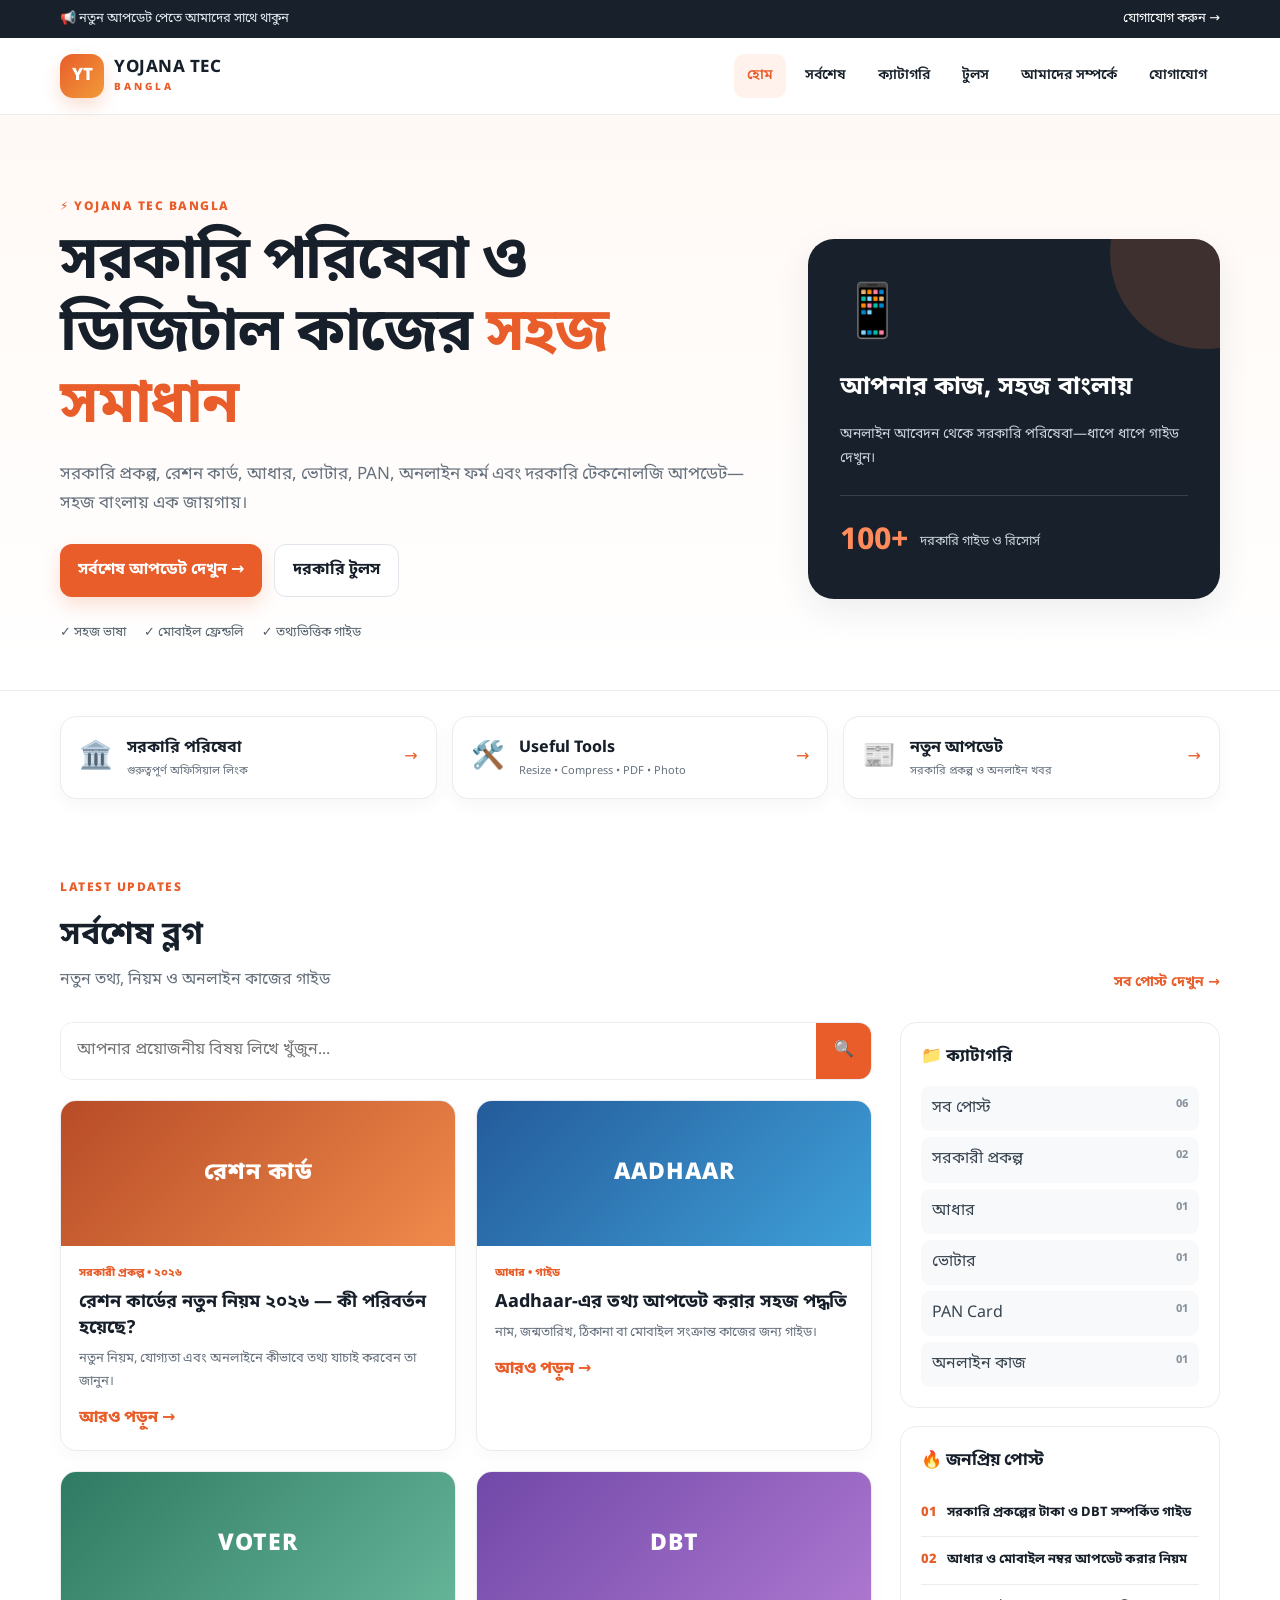
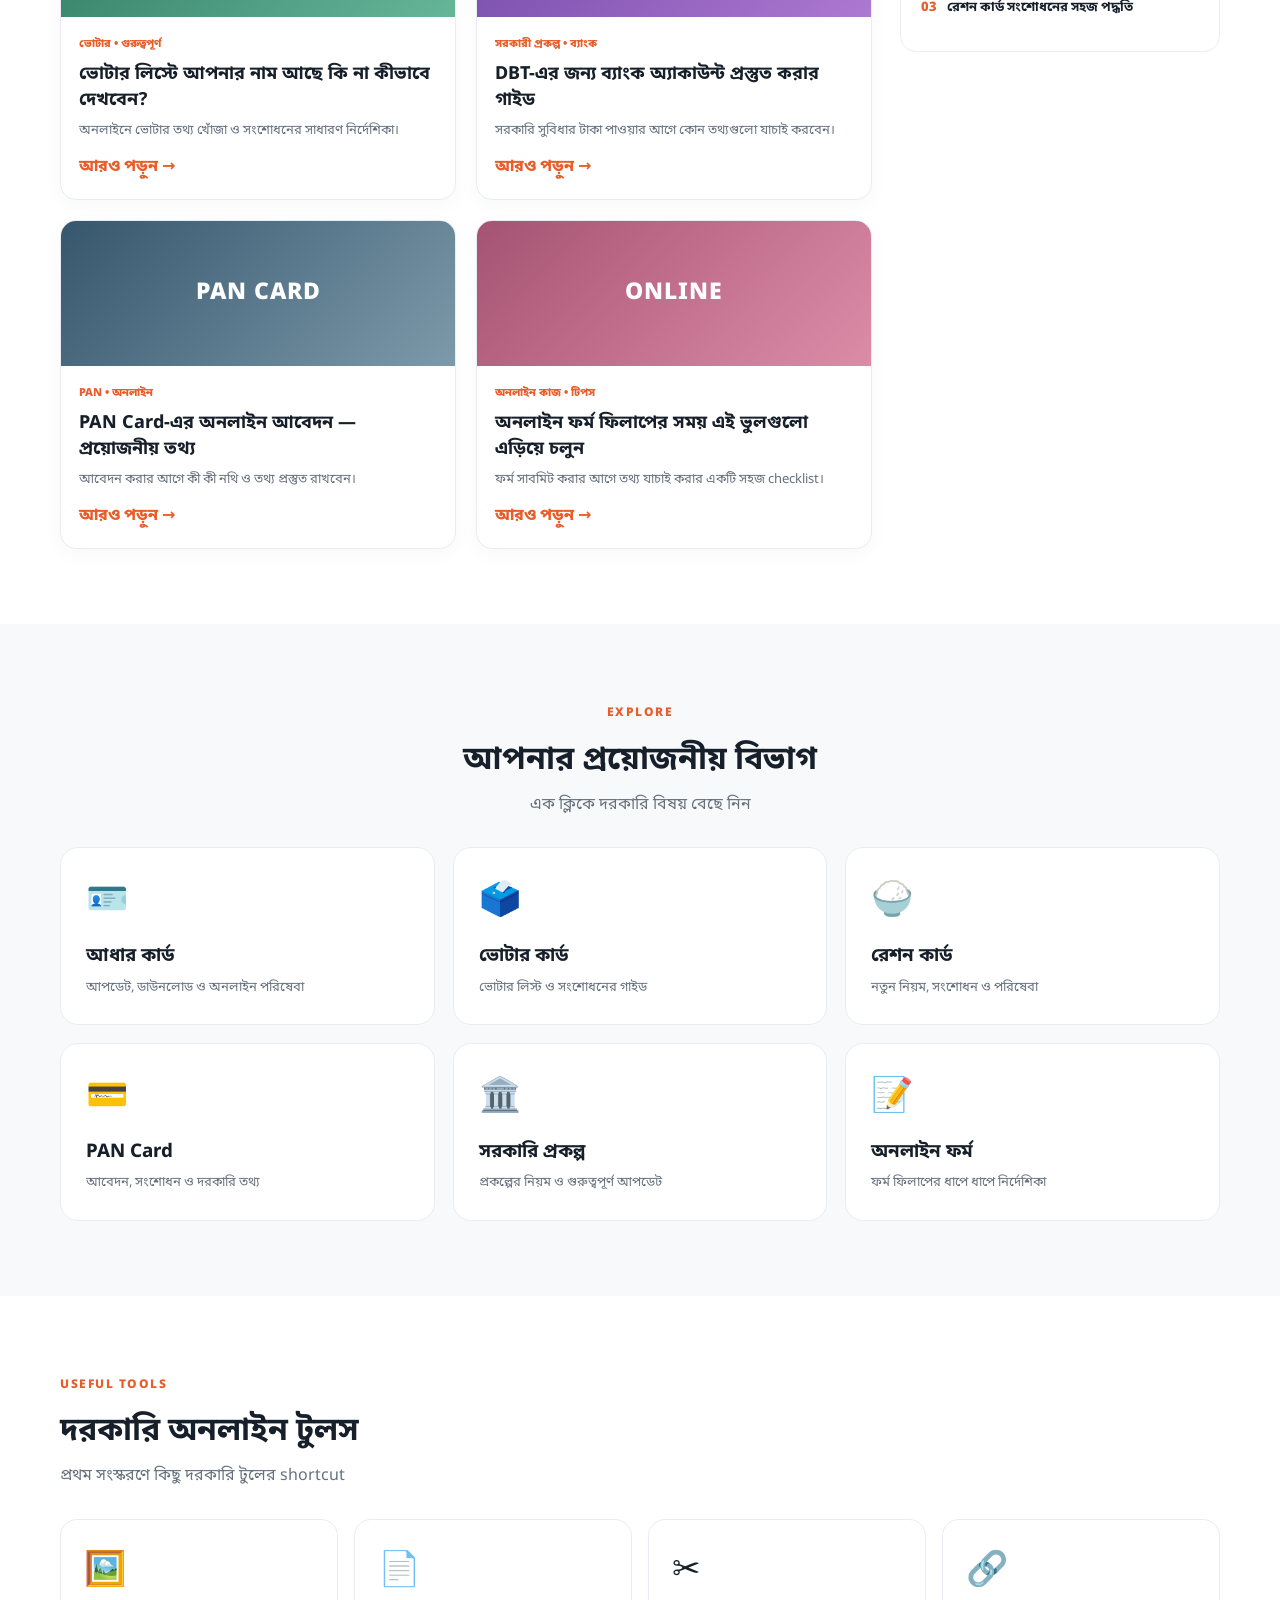
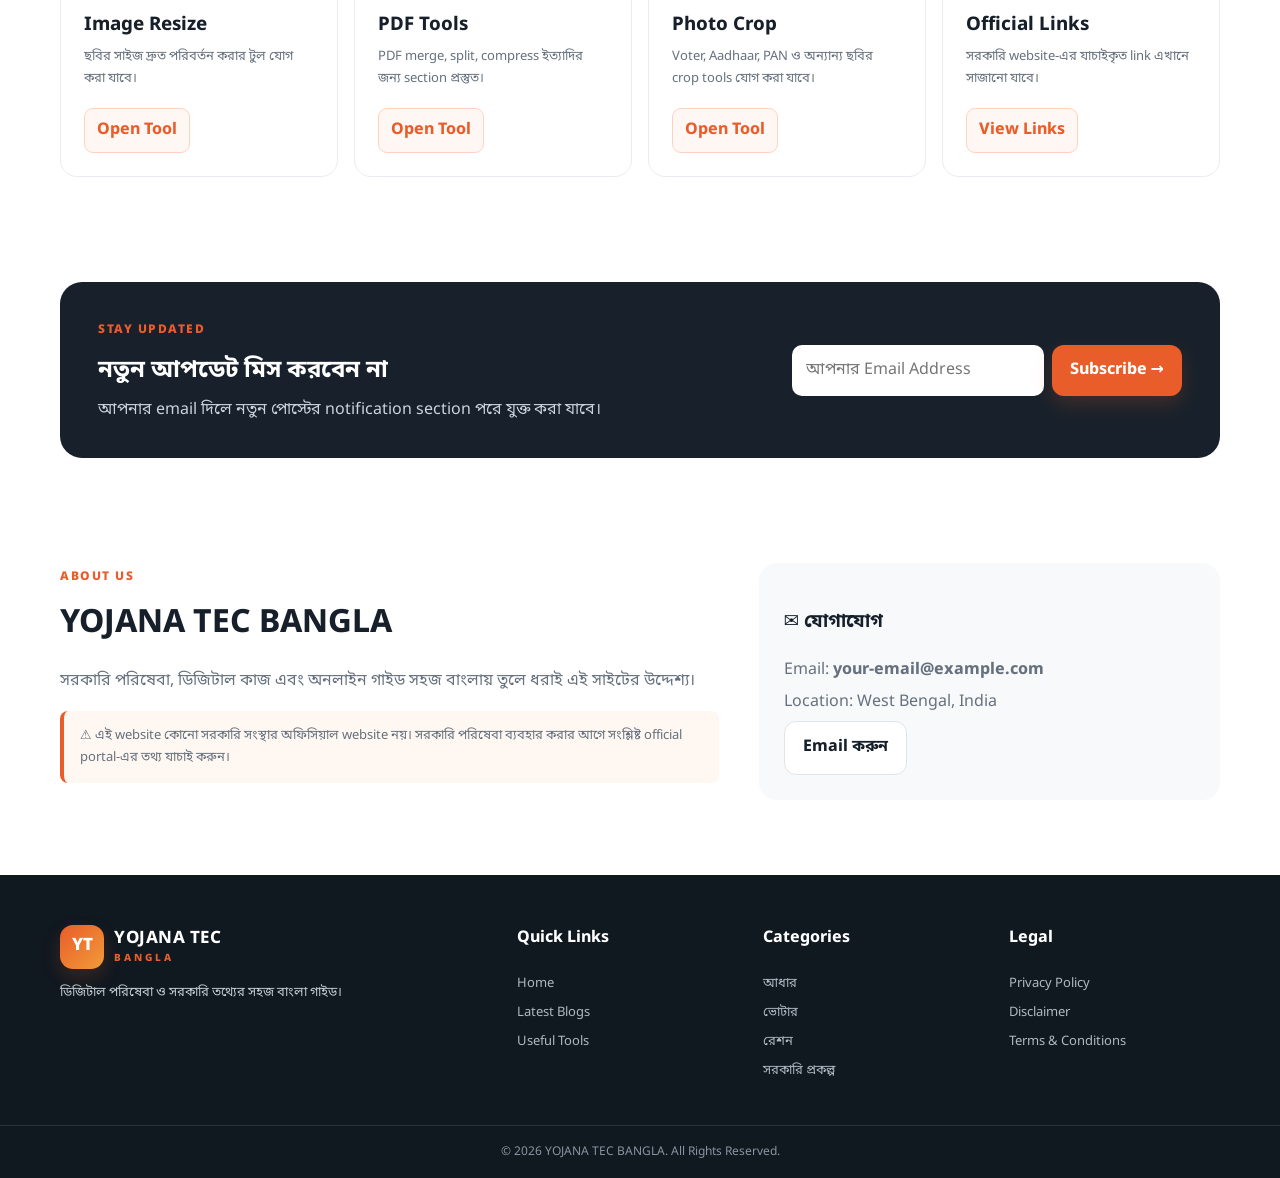
<file: index.html>
<!doctype html>
<html lang="bn">
<head>
  <meta charset="utf-8">
  <meta name="viewport" content="width=device-width, initial-scale=1">
  <meta name="description" content="YOJANA TEC BANGLA — সরকারি পরিষেবা, অনলাইন গাইড, সরকারি প্রকল্প, রেশন, আধার, ভোটার ও ডিজিটাল টিপস।">
  <title>YOJANA TEC BANGLA — সহজ ডিজিটাল সমাধান</title>
  <link rel="stylesheet" href="style.css">
</head>
<body>
  <div class="topbar">
    <div class="container topbar-inner">
      <span>📢 নতুন আপডেট পেতে আমাদের সাথে থাকুন</span>
      <a href="#contact">যোগাযোগ করুন →</a>
    </div>
  </div>

  <header class="site-header">
    <div class="container nav-wrap">
      <a class="brand" href="#">
        <span class="brand-mark">YT</span>
        <span><strong>YOJANA TEC</strong><small>BANGLA</small></span>
      </a>
      <button class="menu-btn" aria-label="মেনু খুলুন" aria-expanded="false">☰</button>
      <nav class="nav" id="mainNav">
        <a class="active" href="#">হোম</a>
        <a href="#latest">সর্বশেষ</a>
        <a href="#categories">ক্যাটাগরি</a>
        <a href="#tools">টুলস</a>
        <a href="#about">আমাদের সম্পর্কে</a>
        <a href="#contact">যোগাযোগ</a>
      </nav>
    </div>
  </header>

  <main>
    <section class="hero">
      <div class="container hero-grid">
        <div>
          <span class="eyebrow">⚡ YOJANA TEC BANGLA</span>
          <h1>সরকারি পরিষেবা ও ডিজিটাল কাজের <span>সহজ সমাধান</span></h1>
          <p>সরকারি প্রকল্প, রেশন কার্ড, আধার, ভোটার, PAN, অনলাইন ফর্ম এবং দরকারি টেকনোলজি আপডেট—সহজ বাংলায় এক জায়গায়।</p>
          <div class="hero-actions">
            <a class="btn primary" href="#latest">সর্বশেষ আপডেট দেখুন →</a>
            <a class="btn secondary" href="#tools">দরকারি টুলস</a>
          </div>
          <div class="trust-row">
            <span>✓ সহজ ভাষা</span><span>✓ মোবাইল ফ্রেন্ডলি</span><span>✓ তথ্যভিত্তিক গাইড</span>
          </div>
        </div>
        <div class="hero-card">
          <div class="hero-icon">📱</div>
          <h3>আপনার কাজ, সহজ বাংলায়</h3>
          <p>অনলাইন আবেদন থেকে সরকারি পরিষেবা—ধাপে ধাপে গাইড দেখুন।</p>
          <div class="mini-stat"><b>100+</b><span>দরকারি গাইড ও রিসোর্স</span></div>
        </div>
      </div>
    </section>

    <section class="quick container">
      <a class="quick-card" href="#categories"><span>🏛️</span><div><b>সরকারি পরিষেবা</b><small>গুরুত্বপূর্ণ অফিসিয়াল লিংক</small></div><i>→</i></a>
      <a class="quick-card" href="#tools"><span>🛠️</span><div><b>Useful Tools</b><small>Resize • Compress • PDF • Photo</small></div><i>→</i></a>
      <a class="quick-card" href="#latest"><span>📰</span><div><b>নতুন আপডেট</b><small>সরকারি প্রকল্প ও অনলাইন খবর</small></div><i>→</i></a>
    </section>

    <section class="section" id="latest">
      <div class="container">
        <div class="section-head">
          <div><span class="eyebrow">LATEST UPDATES</span><h2>সর্বশেষ ব্লগ</h2><p>নতুন তথ্য, নিয়ম ও অনলাইন কাজের গাইড</p></div>
          <a class="text-link" href="#all-posts">সব পোস্ট দেখুন →</a>
        </div>
        <div class="content-grid">
          <div>
            <div class="search-box">
              <input id="searchInput" type="search" placeholder="আপনার প্রয়োজনীয় বিষয় লিখে খুঁজুন..." aria-label="ব্লগ খুঁজুন">
              <button id="searchBtn">🔍</button>
            </div>
            <div class="post-grid" id="postGrid">
              <article class="post-card" data-category="সরকারী প্রকল্প" data-title="রেশন কার্ডের নতুন নিয়ম ২০২৬">
                <div class="post-image gradient-a"><span>রেশন কার্ড</span></div>
                <div class="post-body"><div class="meta">সরকারী প্রকল্প • ২০২৬</div><h3>রেশন কার্ডের নতুন নিয়ম ২০২৬ — কী পরিবর্তন হয়েছে?</h3><p>নতুন নিয়ম, যোগ্যতা এবং অনলাইনে কীভাবে তথ্য যাচাই করবেন তা জানুন।</p><button class="read-btn" data-post="ration">আরও পড়ুন →</button></div>
              </article>
              <article class="post-card" data-category="আধার" data-title="Aadhaar আপডেট করার নতুন পদ্ধতি">
                <div class="post-image gradient-b"><span>AADHAAR</span></div>
                <div class="post-body"><div class="meta">আধার • গাইড</div><h3>Aadhaar-এর তথ্য আপডেট করার সহজ পদ্ধতি</h3><p>নাম, জন্মতারিখ, ঠিকানা বা মোবাইল সংক্রান্ত কাজের জন্য গাইড।</p><button class="read-btn" data-post="aadhaar">আরও পড়ুন →</button></div>
              </article>
              <article class="post-card" data-category="ভোটার" data-title="ভোটার লিস্টে নাম যাচাই">
                <div class="post-image gradient-c"><span>VOTER</span></div>
                <div class="post-body"><div class="meta">ভোটার • গুরুত্বপূর্ণ</div><h3>ভোটার লিস্টে আপনার নাম আছে কি না কীভাবে দেখবেন?</h3><p>অনলাইনে ভোটার তথ্য খোঁজা ও সংশোধনের সাধারণ নির্দেশিকা।</p><button class="read-btn" data-post="voter">আরও পড়ুন →</button></div>
              </article>
              <article class="post-card" data-category="সরকারী প্রকল্প" data-title="DBT ব্যাংক লিংক গাইড">
                <div class="post-image gradient-d"><span>DBT</span></div>
                <div class="post-body"><div class="meta">সরকারী প্রকল্প • ব্যাংক</div><h3>DBT-এর জন্য ব্যাংক অ্যাকাউন্ট প্রস্তুত করার গাইড</h3><p>সরকারি সুবিধার টাকা পাওয়ার আগে কোন তথ্যগুলো যাচাই করবেন।</p><button class="read-btn" data-post="dbt">আরও পড়ুন →</button></div>
              </article>
              <article class="post-card" data-category="PAN" data-title="PAN Card অনলাইন আবেদন">
                <div class="post-image gradient-e"><span>PAN CARD</span></div>
                <div class="post-body"><div class="meta">PAN • অনলাইন</div><h3>PAN Card-এর অনলাইন আবেদন — প্রয়োজনীয় তথ্য</h3><p>আবেদন করার আগে কী কী নথি ও তথ্য প্রস্তুত রাখবেন।</p><button class="read-btn" data-post="pan">আরও পড়ুন →</button></div>
              </article>
              <article class="post-card" data-category="অনলাইন কাজ" data-title="অনলাইন ফর্ম ফিলাপের টিপস">
                <div class="post-image gradient-f"><span>ONLINE</span></div>
                <div class="post-body"><div class="meta">অনলাইন কাজ • টিপস</div><h3>অনলাইন ফর্ম ফিলাপের সময় এই ভুলগুলো এড়িয়ে চলুন</h3><p>ফর্ম সাবমিট করার আগে তথ্য যাচাই করার একটি সহজ checklist।</p><button class="read-btn" data-post="form">আরও পড়ুন →</button></div>
              </article>
            </div>
            <p class="empty" id="emptyState" hidden>কোনো পোস্ট পাওয়া যায়নি। অন্য কোনো শব্দ দিয়ে খুঁজুন।</p>
          </div>
          <aside class="sidebar">
            <div class="side-card">
              <h3>📁 ক্যাটাগরি</h3>
              <div class="cat-list" id="categoryList">
                <button data-filter="all">সব পোস্ট <b>06</b></button>
                <button data-filter="সরকারী প্রকল্প">সরকারী প্রকল্প <b>02</b></button>
                <button data-filter="আধার">আধার <b>01</b></button>
                <button data-filter="ভোটার">ভোটার <b>01</b></button>
                <button data-filter="PAN">PAN Card <b>01</b></button>
                <button data-filter="অনলাইন কাজ">অনলাইন কাজ <b>01</b></button>
              </div>
            </div>
            <div class="side-card">
              <h3>🔥 জনপ্রিয় পোস্ট</h3>
              <a class="popular" href="#latest"><span>01</span><b>সরকারি প্রকল্পের টাকা ও DBT সম্পর্কিত গাইড</b></a>
              <a class="popular" href="#latest"><span>02</span><b>আধার ও মোবাইল নম্বর আপডেট করার নিয়ম</b></a>
              <a class="popular" href="#latest"><span>03</span><b>রেশন কার্ড সংশোধনের সহজ পদ্ধতি</b></a>
            </div>
          </aside>
        </div>
      </div>
    </section>

    <section class="section soft" id="categories">
      <div class="container">
        <div class="section-head centered"><div><span class="eyebrow">EXPLORE</span><h2>আপনার প্রয়োজনীয় বিভাগ</h2><p>এক ক্লিকে দরকারি বিষয় বেছে নিন</p></div></div>
        <div class="category-grid">
          <a href="#latest" class="category-card"><span>🪪</span><h3>আধার কার্ড</h3><p>আপডেট, ডাউনলোড ও অনলাইন পরিষেবা</p></a>
          <a href="#latest" class="category-card"><span>🗳️</span><h3>ভোটার কার্ড</h3><p>ভোটার লিস্ট ও সংশোধনের গাইড</p></a>
          <a href="#latest" class="category-card"><span>🍚</span><h3>রেশন কার্ড</h3><p>নতুন নিয়ম, সংশোধন ও পরিষেবা</p></a>
          <a href="#latest" class="category-card"><span>💳</span><h3>PAN Card</h3><p>আবেদন, সংশোধন ও দরকারি তথ্য</p></a>
          <a href="#latest" class="category-card"><span>🏛️</span><h3>সরকারি প্রকল্প</h3><p>প্রকল্পের নিয়ম ও গুরুত্বপূর্ণ আপডেট</p></a>
          <a href="#latest" class="category-card"><span>📝</span><h3>অনলাইন ফর্ম</h3><p>ফর্ম ফিলাপের ধাপে ধাপে নির্দেশিকা</p></a>
        </div>
      </div>
    </section>

    <section class="section" id="tools">
      <div class="container">
        <div class="section-head"><div><span class="eyebrow">USEFUL TOOLS</span><h2>দরকারি অনলাইন টুলস</h2><p>প্রথম সংস্করণে কিছু দরকারি টুলের shortcut</p></div></div>
        <div class="tools-grid">
          <div class="tool-card"><span>🖼️</span><h3>Image Resize</h3><p>ছবির সাইজ দ্রুত পরিবর্তন করার টুল যোগ করা যাবে।</p><button class="tool-demo">Open Tool</button></div>
          <div class="tool-card"><span>📄</span><h3>PDF Tools</h3><p>PDF merge, split, compress ইত্যাদির জন্য section প্রস্তুত।</p><button class="tool-demo">Open Tool</button></div>
          <div class="tool-card"><span>✂️</span><h3>Photo Crop</h3><p>Voter, Aadhaar, PAN ও অন্যান্য ছবির crop tools যোগ করা যাবে।</p><button class="tool-demo">Open Tool</button></div>
          <div class="tool-card"><span>🔗</span><h3>Official Links</h3><p>সরকারি website-এর যাচাইকৃত link এখানে সাজানো যাবে।</p><button class="tool-demo">View Links</button></div>
        </div>
      </div>
    </section>

    <section class="newsletter" id="contact">
      <div class="container newsletter-box">
        <div><span class="eyebrow">STAY UPDATED</span><h2>নতুন আপডেট মিস করবেন না</h2><p>আপনার email দিলে নতুন পোস্টের notification section পরে যুক্ত করা যাবে।</p></div>
        <form id="subscribeForm"><input type="email" placeholder="আপনার Email Address" required><button class="btn primary" type="submit">Subscribe →</button></form>
      </div>
    </section>

    <section class="section about" id="about">
      <div class="container about-grid">
        <div><span class="eyebrow">ABOUT US</span><h2>YOJANA TEC BANGLA</h2><p>সরকারি পরিষেবা, ডিজিটাল কাজ এবং অনলাইন গাইড সহজ বাংলায় তুলে ধরাই এই সাইটের উদ্দেশ্য।</p><p class="notice">⚠️ এই website কোনো সরকারি সংস্থার অফিসিয়াল website নয়। সরকারি পরিষেবা ব্যবহার করার আগে সংশ্লিষ্ট official portal-এর তথ্য যাচাই করুন।</p></div>
        <div class="contact-card"><h3>✉️ যোগাযোগ</h3><p>Email: <strong>your-email@example.com</strong></p><p>Location: West Bengal, India</p><a href="mailto:your-email@example.com" class="btn secondary">Email করুন</a></div>
      </div>
    </section>
  </main>

  <footer>
    <div class="container footer-grid">
      <div><a class="brand footer-brand" href="#"><span class="brand-mark">YT</span><span><strong>YOJANA TEC</strong><small>BANGLA</small></span></a><p>ডিজিটাল পরিষেবা ও সরকারি তথ্যের সহজ বাংলা গাইড।</p></div>
      <div><h4>Quick Links</h4><a href="#">Home</a><a href="#latest">Latest Blogs</a><a href="#tools">Useful Tools</a></div>
      <div><h4>Categories</h4><a href="#categories">আধার</a><a href="#categories">ভোটার</a><a href="#categories">রেশন</a><a href="#categories">সরকারি প্রকল্প</a></div>
      <div><h4>Legal</h4><a href="#">Privacy Policy</a><a href="#">Disclaimer</a><a href="#">Terms & Conditions</a></div>
    </div>
    <div class="copyright">© <span id="year"></span> YOJANA TEC BANGLA. All Rights Reserved.</div>
  </footer>

  <div class="modal" id="postModal" aria-hidden="true">
    <div class="modal-box">
      <button class="modal-close" aria-label="বন্ধ করুন">×</button>
      <span class="eyebrow">YOJANA TEC BANGLA</span>
      <h2 id="modalTitle"></h2>
      <p id="modalText"></p>
      <div class="notice">এটি প্রথম সংস্করণের demo article view। আপনার আসল পোস্টের content পরে এখানে যোগ করা যাবে।</div>
    </div>
  </div>
  <div id="toast" class="toast"></div>
  <script src="script.js"></script>
</body>
</html>
</file>
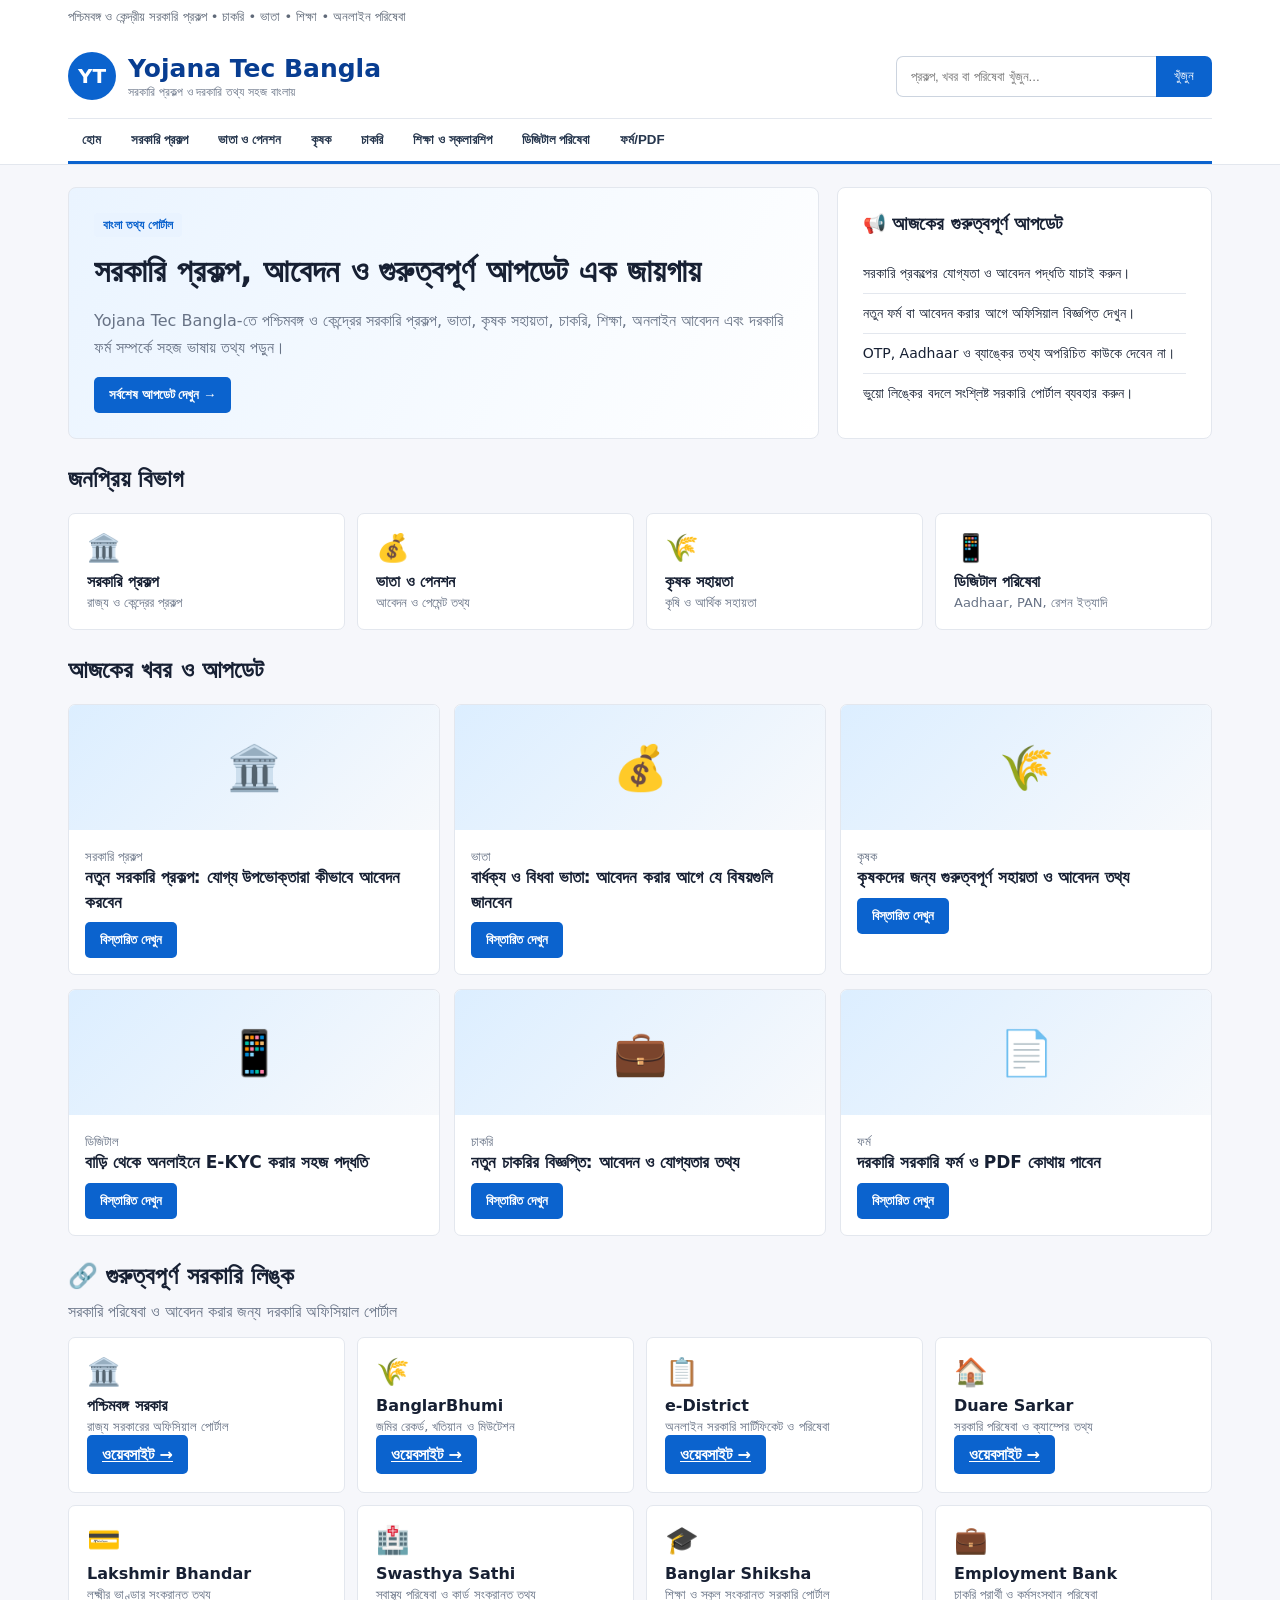
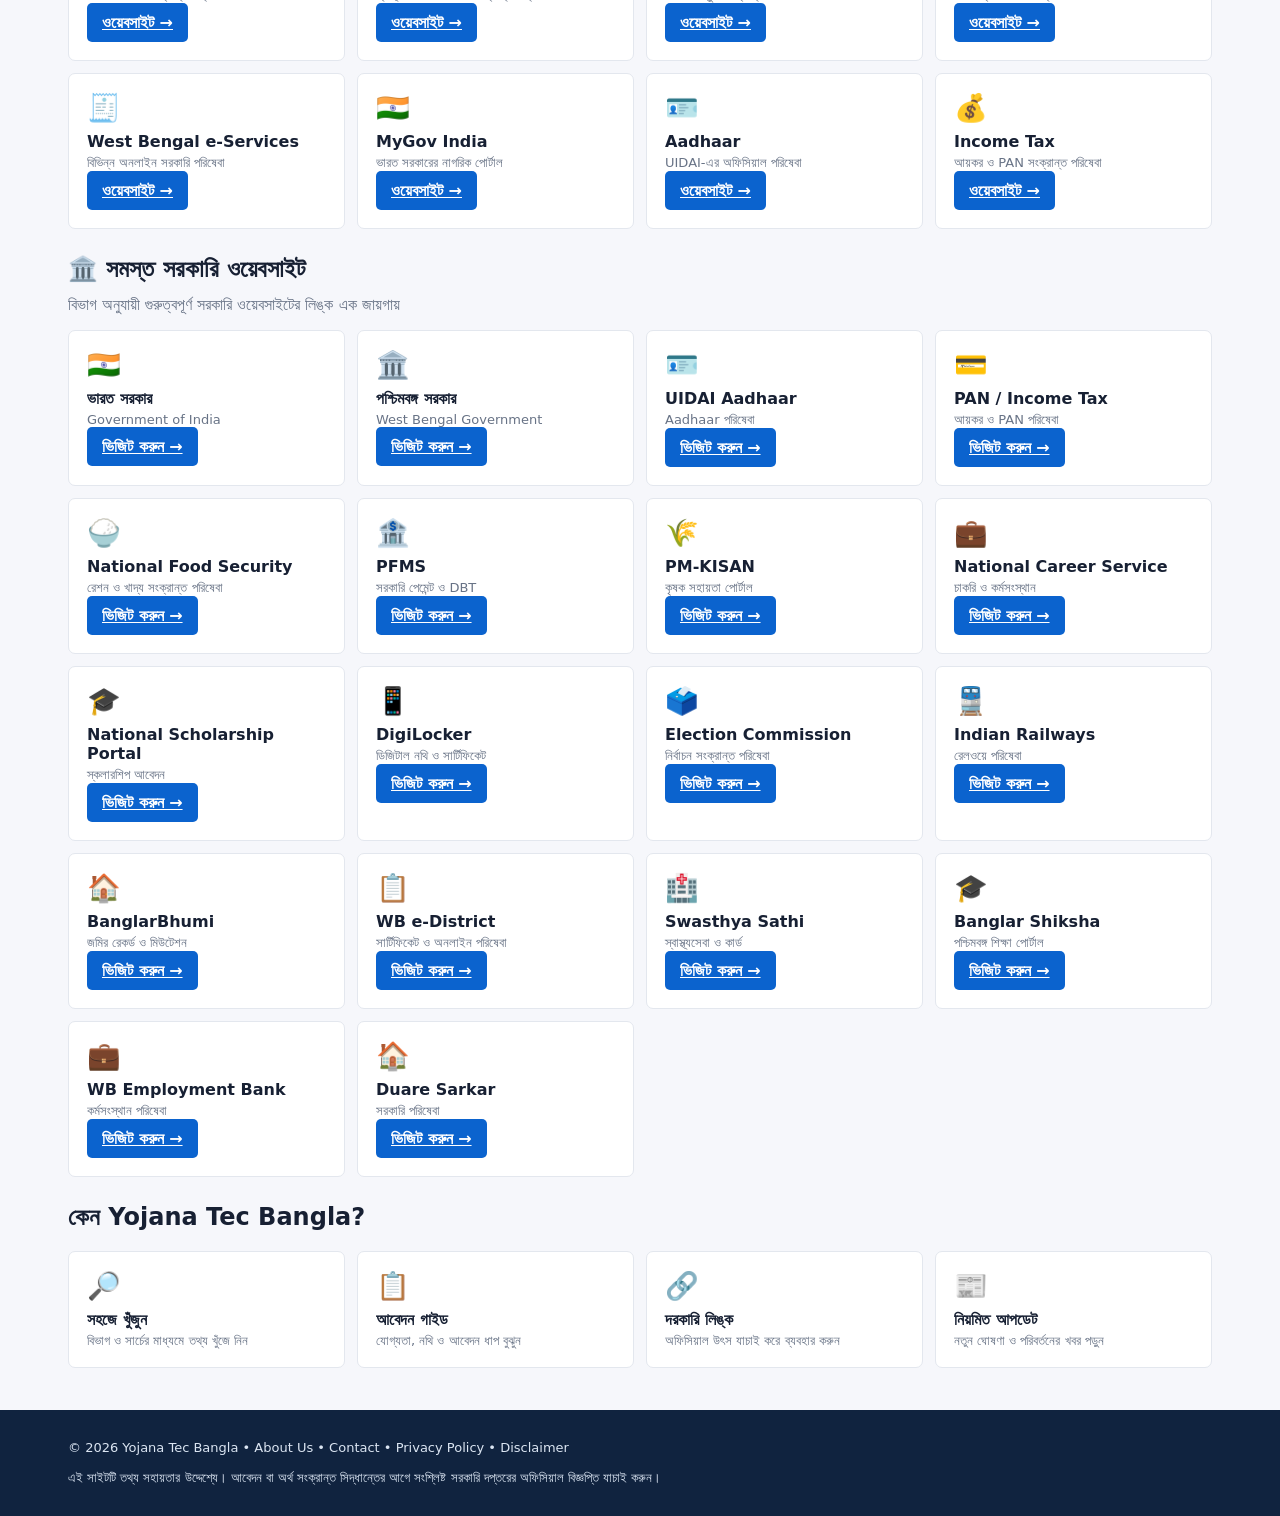
<file: Yojana_Tec_Bangla_website.html>
<!doctype html><html lang="bn"><head><meta charset="utf-8"><meta name="viewport" content="width=device-width,initial-scale=1"><title>Yojana Tec Bangla</title><style>
:root{--bg:#f6f7fb;--surface:#fff;--text:#172033;--muted:#687386;--brand:#0b63ce;--brand2:#083d91;--accent:#f4b400;--line:#e3e7ee}*{box-sizing:border-box}body{margin:0;font-family:system-ui,-apple-system,"Noto Sans Bengali",sans-serif;background:var(--bg);color:var(--text)}#app{min-height:100vh}.top{background:#fff;color:var(--text);border-bottom:1px solid var(--line)}.wrap{max-width:1180px;margin:auto;padding:0 18px}.mini{font-size:13px;padding:9px 0;color:#5f6978}.brand{display:flex;align-items:center;justify-content:space-between;padding:18px 0}.logo{display:flex;align-items:center;gap:12px}.mark{width:48px;height:48px;border-radius:50%;background:var(--brand);color:white;display:grid;place-items:center;font-weight:900;font-size:20px}.brand h1{font-size:25px;margin:0;color:var(--brand2)}.brand p{margin:2px 0 0;font-size:12px;color:var(--muted)}.search{display:flex;gap:0}.search input{width:260px;padding:12px 14px;border:1px solid #ccd4df;border-right:0;border-radius:7px 0 0 7px;outline:0}.search button{border:0;border-radius:0 7px 7px 0;padding:0 18px;background:var(--brand);color:white}.nav{display:flex;gap:2px;overflow:auto;border-top:1px solid var(--line);border-bottom:3px solid var(--brand)}.nav button{background:white;color:#26364d;border:0;padding:13px 14px;white-space:nowrap;font-weight:700;cursor:pointer}.nav button:hover{background:#eef5ff;color:var(--brand)}.hero{margin:22px 0;display:grid;grid-template-columns:2fr 1fr;gap:18px}.heroCard,.side{background:var(--surface);border:1px solid var(--line);border-radius:8px;padding:25px}.heroCard{background:linear-gradient(120deg,#eaf4ff,#fff)}.tag{display:inline-block;background:#e9f3ff;color:var(--brand);padding:5px 9px;border-radius:4px;font-size:12px;font-weight:800}.hero h2{font-size:32px;line-height:1.25;margin:14px 0 9px}.hero p{color:var(--muted);line-height:1.7}.btn{display:inline-block;background:var(--brand);color:white;border:0;border-radius:5px;padding:10px 15px;font-weight:750;cursor:pointer}.side h3,.section h2{margin-top:0}.notice{padding:11px 0;border-bottom:1px solid var(--line);font-size:14px}.notice:last-child{border:0}.grid{display:grid;grid-template-columns:repeat(4,1fr);gap:12px}.card{background:var(--surface);border:1px solid var(--line);border-radius:7px;padding:18px;cursor:pointer}.card:hover{border-color:#a9c9ef;box-shadow:0 5px 18px #0000000d}.ico{font-size:27px}.card h3{margin:8px 0 4px;font-size:16px}.card p{margin:0;color:var(--muted);font-size:13px}.section{margin:26px 0}.posts{display:grid;grid-template-columns:repeat(3,1fr);gap:14px}.post{background:var(--surface);border:1px solid var(--line);border-radius:7px;overflow:hidden}.postTop{height:125px;background:linear-gradient(135deg,#dceeff,#f7f9fc);display:grid;place-items:center;font-size:44px}.postBody{padding:16px}.post h3{font-size:17px;line-height:1.45;margin:0 0 8px}.post small{color:var(--muted)}.footer{margin-top:42px;background:#10233f;color:#dbe5f2;padding:30px 0;font-size:13px}.hidden{display:none}@media(max-width:800px){.hero{grid-template-columns:1fr}.grid{grid-template-columns:repeat(2,1fr)}.posts{grid-template-columns:1fr}.brand{align-items:flex-start;gap:15px;flex-direction:column}.search{width:100%}.search input{flex:1}.hero h2{font-size:27px}}
</style></head><body><div id="app"><header class="top"><div class="wrap"><div class="mini">পশ্চিমবঙ্গ ও কেন্দ্রীয় সরকারি প্রকল্প • চাকরি • ভাতা • শিক্ষা • অনলাইন পরিষেবা</div><div class="brand"><div class="logo"><div class="mark">YT</div><div><h1>Yojana Tec Bangla</h1><p>সরকারি প্রকল্প ও দরকারি তথ্য সহজ বাংলায়</p></div></div><div class="search"><input id="search" placeholder="প্রকল্প, খবর বা পরিষেবা খুঁজুন..."><button onclick="doSearch()">খুঁজুন</button></div></div><nav class="nav"><button onclick="filter('সব')">হোম</button><button onclick="filter('সরকারি প্রকল্প')">সরকারি প্রকল্প</button><button onclick="filter('ভাতা')">ভাতা ও পেনশন</button><button onclick="filter('কৃষক')">কৃষক</button><button onclick="filter('চাকরি')">চাকরি</button><button onclick="filter('শিক্ষা')">শিক্ষা ও স্কলারশিপ</button><button onclick="filter('ডিজিটাল')">ডিজিটাল পরিষেবা</button><button onclick="filter('ফর্ম')">ফর্ম/PDF</button></nav></div></header><main class="wrap"><section class="hero"><div class="heroCard"><span class="tag">বাংলা তথ্য পোর্টাল</span><h2>সরকারি প্রকল্প, আবেদন ও গুরুত্বপূর্ণ আপডেট এক জায়গায়</h2><p>Yojana Tec Bangla-তে পশ্চিমবঙ্গ ও কেন্দ্রের সরকারি প্রকল্প, ভাতা, কৃষক সহায়তা, চাকরি, শিক্ষা, অনলাইন আবেদন এবং দরকারি ফর্ম সম্পর্কে সহজ ভাষায় তথ্য পড়ুন।</p><button class="btn" onclick="document.getElementById('latest').scrollIntoView({behavior:'smooth'})">সর্বশেষ আপডেট দেখুন →</button></div><aside class="side"><h3>📢 আজকের গুরুত্বপূর্ণ আপডেট</h3><div class="notice">সরকারি প্রকল্পের যোগ্যতা ও আবেদন পদ্ধতি যাচাই করুন।</div><div class="notice">নতুন ফর্ম বা আবেদন করার আগে অফিসিয়াল বিজ্ঞপ্তি দেখুন।</div><div class="notice">OTP, Aadhaar ও ব্যাঙ্কের তথ্য অপরিচিত কাউকে দেবেন না।</div><div class="notice">ভুয়ো লিঙ্কের বদলে সংশ্লিষ্ট সরকারি পোর্টাল ব্যবহার করুন।</div></aside></section><section class="section"><h2>জনপ্রিয় বিভাগ</h2><div class="grid"><div class="card" onclick="filter('সরকারি প্রকল্প')"><div class="ico">🏛️</div><h3>সরকারি প্রকল্প</h3><p>রাজ্য ও কেন্দ্রের প্রকল্প</p></div><div class="card" onclick="filter('ভাতা')"><div class="ico">💰</div><h3>ভাতা ও পেনশন</h3><p>আবেদন ও পেমেন্ট তথ্য</p></div><div class="card" onclick="filter('কৃষক')"><div class="ico">🌾</div><h3>কৃষক সহায়তা</h3><p>কৃষি ও আর্থিক সহায়তা</p></div><div class="card" onclick="filter('ডিজিটাল')"><div class="ico">📱</div><h3>ডিজিটাল পরিষেবা</h3><p>Aadhaar, PAN, রেশন ইত্যাদি</p></div></div></section><section class="section" id="latest"><h2>আজকের খবর ও আপডেট</h2><div class="posts" id="posts"></div></section><section class="section" id="important-links"><h2>🔗 গুরুত্বপূর্ণ সরকারি লিঙ্ক</h2><p style="color:var(--muted);margin-top:-8px">সরকারি পরিষেবা ও আবেদন করার জন্য দরকারি অফিসিয়াল পোর্টাল</p><div class="grid"><div class="card"><div class="ico">🏛️</div><h3>পশ্চিমবঙ্গ সরকার</h3><p>রাজ্য সরকারের অফিসিয়াল পোর্টাল</p><a class="btn" href="https://wb.gov.in/" target="_blank" rel="noopener">ওয়েবসাইট →</a></div><div class="card"><div class="ico">🌾</div><h3>BanglarBhumi</h3><p>জমির রেকর্ড, খতিয়ান ও মিউটেশন</p><a class="btn" href="https://banglarbhumi.gov.in/" target="_blank" rel="noopener">ওয়েবসাইট →</a></div><div class="card"><div class="ico">📋</div><h3>e-District</h3><p>অনলাইন সরকারি সার্টিফিকেট ও পরিষেবা</p><a class="btn" href="https://edistrict.wb.gov.in/" target="_blank" rel="noopener">ওয়েবসাইট →</a></div><div class="card"><div class="ico">🏠</div><h3>Duare Sarkar</h3><p>সরকারি পরিষেবা ও ক্যাম্পের তথ্য</p><a class="btn" href="https://wb.gov.in/duare-sarkar.aspx" target="_blank" rel="noopener">ওয়েবসাইট →</a></div><div class="card"><div class="ico">💳</div><h3>Lakshmir Bhandar</h3><p>লক্ষ্মীর ভাণ্ডার সংক্রান্ত তথ্য</p><a class="btn" href="https://socialsecurity.wb.gov.in/" target="_blank" rel="noopener">ওয়েবসাইট →</a></div><div class="card"><div class="ico">🏥</div><h3>Swasthya Sathi</h3><p>স্বাস্থ্য পরিষেবা ও কার্ড সংক্রান্ত তথ্য</p><a class="btn" href="https://swasthyasathi.gov.in/" target="_blank" rel="noopener">ওয়েবসাইট →</a></div><div class="card"><div class="ico">🎓</div><h3>Banglar Shiksha</h3><p>শিক্ষা ও স্কুল সংক্রান্ত সরকারি পোর্টাল</p><a class="btn" href="https://banglarshiksha.gov.in/" target="_blank" rel="noopener">ওয়েবসাইট →</a></div><div class="card"><div class="ico">💼</div><h3>Employment Bank</h3><p>চাকরি প্রার্থী ও কর্মসংস্থান পরিষেবা</p><a class="btn" href="https://employmentbankwb.gov.in/" target="_blank" rel="noopener">ওয়েবসাইট →</a></div><div class="card"><div class="ico">🧾</div><h3>West Bengal e-Services</h3><p>বিভিন্ন অনলাইন সরকারি পরিষেবা</p><a class="btn" href="https://wb.gov.in/e-services.aspx" target="_blank" rel="noopener">ওয়েবসাইট →</a></div><div class="card"><div class="ico">🇮🇳</div><h3>MyGov India</h3><p>ভারত সরকারের নাগরিক পোর্টাল</p><a class="btn" href="https://www.mygov.in/" target="_blank" rel="noopener">ওয়েবসাইট →</a></div><div class="card"><div class="ico">🪪</div><h3>Aadhaar</h3><p>UIDAI-এর অফিসিয়াল পরিষেবা</p><a class="btn" href="https://uidai.gov.in/" target="_blank" rel="noopener">ওয়েবসাইট →</a></div><div class="card"><div class="ico">💰</div><h3>Income Tax</h3><p>আয়কর ও PAN সংক্রান্ত পরিষেবা</p><a class="btn" href="https://www.incometax.gov.in/" target="_blank" rel="noopener">ওয়েবসাইট →</a></div></div></section><section class="section" id="gov-directory"><h2>🏛️ সমস্ত সরকারি ওয়েবসাইট</h2><p style="color:var(--muted);margin-top:-8px">বিভাগ অনুযায়ী গুরুত্বপূর্ণ সরকারি ওয়েবসাইটের লিঙ্ক এক জায়গায়</p><div class="grid"><div class="card"><div class="ico">🇮🇳</div><h3>ভারত সরকার</h3><p>Government of India</p><a class="btn" href="https://www.india.gov.in/" target="_blank" rel="noopener">ভিজিট করুন →</a></div><div class="card"><div class="ico">🏛️</div><h3>পশ্চিমবঙ্গ সরকার</h3><p>West Bengal Government</p><a class="btn" href="https://wb.gov.in/" target="_blank" rel="noopener">ভিজিট করুন →</a></div><div class="card"><div class="ico">🪪</div><h3>UIDAI Aadhaar</h3><p>Aadhaar পরিষেবা</p><a class="btn" href="https://uidai.gov.in/" target="_blank" rel="noopener">ভিজিট করুন →</a></div><div class="card"><div class="ico">💳</div><h3>PAN / Income Tax</h3><p>আয়কর ও PAN পরিষেবা</p><a class="btn" href="https://www.incometax.gov.in/" target="_blank" rel="noopener">ভিজিট করুন →</a></div><div class="card"><div class="ico">🍚</div><h3>National Food Security</h3><p>রেশন ও খাদ্য সংক্রান্ত পরিষেবা</p><a class="btn" href="https://nfsa.gov.in/" target="_blank" rel="noopener">ভিজিট করুন →</a></div><div class="card"><div class="ico">🏦</div><h3>PFMS</h3><p>সরকারি পেমেন্ট ও DBT</p><a class="btn" href="https://pfms.nic.in/" target="_blank" rel="noopener">ভিজিট করুন →</a></div><div class="card"><div class="ico">🌾</div><h3>PM-KISAN</h3><p>কৃষক সহায়তা পোর্টাল</p><a class="btn" href="https://pmkisan.gov.in/" target="_blank" rel="noopener">ভিজিট করুন →</a></div><div class="card"><div class="ico">💼</div><h3>National Career Service</h3><p>চাকরি ও কর্মসংস্থান</p><a class="btn" href="https://www.ncs.gov.in/" target="_blank" rel="noopener">ভিজিট করুন →</a></div><div class="card"><div class="ico">🎓</div><h3>National Scholarship Portal</h3><p>স্কলারশিপ আবেদন</p><a class="btn" href="https://scholarships.gov.in/" target="_blank" rel="noopener">ভিজিট করুন →</a></div><div class="card"><div class="ico">📱</div><h3>DigiLocker</h3><p>ডিজিটাল নথি ও সার্টিফিকেট</p><a class="btn" href="https://www.digilocker.gov.in/" target="_blank" rel="noopener">ভিজিট করুন →</a></div><div class="card"><div class="ico">🗳️</div><h3>Election Commission</h3><p>নির্বাচন সংক্রান্ত পরিষেবা</p><a class="btn" href="https://www.eci.gov.in/" target="_blank" rel="noopener">ভিজিট করুন →</a></div><div class="card"><div class="ico">🚆</div><h3>Indian Railways</h3><p>রেলওয়ে পরিষেবা</p><a class="btn" href="https://www.indianrail.gov.in/" target="_blank" rel="noopener">ভিজিট করুন →</a></div><div class="card"><div class="ico">🏠</div><h3>BanglarBhumi</h3><p>জমির রেকর্ড ও মিউটেশন</p><a class="btn" href="https://banglarbhumi.gov.in/" target="_blank" rel="noopener">ভিজিট করুন →</a></div><div class="card"><div class="ico">📋</div><h3>WB e-District</h3><p>সার্টিফিকেট ও অনলাইন পরিষেবা</p><a class="btn" href="https://edistrict.wb.gov.in/" target="_blank" rel="noopener">ভিজিট করুন →</a></div><div class="card"><div class="ico">🏥</div><h3>Swasthya Sathi</h3><p>স্বাস্থ্যসেবা ও কার্ড</p><a class="btn" href="https://swasthyasathi.gov.in/" target="_blank" rel="noopener">ভিজিট করুন →</a></div><div class="card"><div class="ico">🎓</div><h3>Banglar Shiksha</h3><p>পশ্চিমবঙ্গ শিক্ষা পোর্টাল</p><a class="btn" href="https://banglarshiksha.gov.in/" target="_blank" rel="noopener">ভিজিট করুন →</a></div><div class="card"><div class="ico">💼</div><h3>WB Employment Bank</h3><p>কর্মসংস্থান পরিষেবা</p><a class="btn" href="https://employmentbankwb.gov.in/" target="_blank" rel="noopener">ভিজিট করুন →</a></div><div class="card"><div class="ico">🏠</div><h3>Duare Sarkar</h3><p>সরকারি পরিষেবা</p><a class="btn" href="https://wb.gov.in/duare-sarkar.aspx" target="_blank" rel="noopener">ভিজিট করুন →</a></div></div></section><section class="section"><h2>কেন Yojana Tec Bangla?</h2><div class="grid"><div class="card"><div class="ico">🔎</div><h3>সহজে খুঁজুন</h3><p>বিভাগ ও সার্চের মাধ্যমে তথ্য খুঁজে নিন</p></div><div class="card"><div class="ico">📋</div><h3>আবেদন গাইড</h3><p>যোগ্যতা, নথি ও আবেদন ধাপ বুঝুন</p></div><div class="card"><div class="ico">🔗</div><h3>দরকারি লিঙ্ক</h3><p>অফিসিয়াল উৎস যাচাই করে ব্যবহার করুন</p></div><div class="card"><div class="ico">📰</div><h3>নিয়মিত আপডেট</h3><p>নতুন ঘোষণা ও পরিবর্তনের খবর পড়ুন</p></div></div></section></main><footer class="footer"><div class="wrap">© 2026 Yojana Tec Bangla • About Us • Contact • Privacy Policy • Disclaimer<br><br>এই সাইটটি তথ্য সহায়তার উদ্দেশ্যে। আবেদন বা অর্থ সংক্রান্ত সিদ্ধান্তের আগে সংশ্লিষ্ট সরকারি দপ্তরের অফিসিয়াল বিজ্ঞপ্তি যাচাই করুন।</div></footer></div><script>
const posts=[{c:'সরকারি প্রকল্প',i:'🏛️',t:'নতুন সরকারি প্রকল্প: যোগ্য উপভোক্তারা কীভাবে আবেদন করবেন',b:'সরকারি প্রকল্পের সুবিধা পেতে যোগ্যতা, প্রয়োজনীয় নথি এবং আবেদন করার ধাপগুলি আগে জেনে নিন। সরকারি বিজ্ঞপ্তি মিলিয়ে তথ্য যাচাই করুন।'},{c:'ভাতা',i:'💰',t:'বার্ধক্য ও বিধবা ভাতা: আবেদন করার আগে যে বিষয়গুলি জানবেন',b:'ভাতা আবেদনের আগে যোগ্যতা, পরিচয়পত্র, ব্যাঙ্কের তথ্য এবং প্রয়োজনীয় কাগজপত্র প্রস্তুত রাখুন। স্থানীয় সরকারি নির্দেশিকা অবশ্যই যাচাই করুন।'},{c:'কৃষক',i:'🌾',t:'কৃষকদের জন্য গুরুত্বপূর্ণ সহায়তা ও আবেদন তথ্য',b:'কৃষকদের বিভিন্ন সরকারি সহায়তা সম্পর্কে জানতে সংশ্লিষ্ট দপ্তরের নিয়ম, আবেদন সময়সীমা এবং প্রয়োজনীয় নথি যাচাই করুন।'},{c:'ডিজিটাল',i:'📱',t:'বাড়ি থেকে অনলাইনে E-KYC করার সহজ পদ্ধতি',b:'অনলাইন E-KYC করার সময় শুধুমাত্র বিশ্বস্ত সরকারি পোর্টাল ব্যবহার করুন। OTP বা ব্যক্তিগত তথ্য কারও সঙ্গে শেয়ার করবেন না।'},{c:'চাকরি',i:'💼',t:'নতুন চাকরির বিজ্ঞপ্তি: আবেদন ও যোগ্যতার তথ্য',b:'চাকরির আবেদন করার আগে বয়সসীমা, শিক্ষাগত যোগ্যতা, ফি এবং শেষ তারিখ সরকারি বিজ্ঞপ্তি থেকে মিলিয়ে নিন।'},{c:'ফর্ম',i:'📄',t:'দরকারি সরকারি ফর্ম ও PDF কোথায় পাবেন',b:'সরকারি ফর্ম ডাউনলোডের ক্ষেত্রে সংশ্লিষ্ট দপ্তরের অফিসিয়াল ওয়েবসাইটকে অগ্রাধিকার দিন এবং পুরনো ফর্ম ব্যবহার এড়িয়ে চলুন।'}];
function render(list=posts){document.getElementById('posts').innerHTML=list.map((p,n)=>`<article class="post"><div class="postTop">${p.i}</div><div class="postBody"><small>${p.c}</small><h3>${p.t}</h3><button class="btn" onclick="openArticle(${posts.indexOf(p)})">বিস্তারিত দেখুন</button></div></article>`).join('')};function openArticle(n){const p=posts[n];document.getElementById('latest').innerHTML=`<button class="btn" onclick="backHome()">← সব খবর</button><div class="post" style="margin-top:16px;padding:26px"><small>${p.c}</small><h2>${p.t}</h2><p style="line-height:1.9;color:var(--muted)">${p.b}</p><h3>গুরুত্বপূর্ণ পরামর্শ</h3><p style="line-height:1.9;color:var(--muted)">আবেদন বা অর্থ সংক্রান্ত সিদ্ধান্ত নেওয়ার আগে সংশ্লিষ্ট সরকারি দপ্তরের সর্বশেষ অফিসিয়াল বিজ্ঞপ্তি যাচাই করুন।</p></div>`;document.getElementById('latest').scrollIntoView({behavior:'smooth'})};function backHome(){document.getElementById('latest').innerHTML='<h2>সর্বশেষ আপডেট</h2><div class="posts" id="posts"></div>';render();document.getElementById('latest').scrollIntoView({behavior:'smooth'})};function filter(cat){render(cat==='সব'?posts:posts.filter(p=>p.c===cat));document.getElementById('latest').scrollIntoView({behavior:'smooth'})};function doSearch(){const q=document.getElementById('search').value.toLowerCase().trim();render(q?posts.filter(p=>(p.c+' '+p.t+' '+p.b).toLowerCase().includes(q)):posts);document.getElementById('latest').scrollIntoView({behavior:'smooth'})}render();</script></body></html>
</file>
<file: style.css>
@import url('https://fonts.googleapis.com/css2?family=Noto+Sans+Bengali:wght@400;500;600;700;800&display=swap');
:root{--primary:#e85d2a;--primary2:#ff7a45;--ink:#17202a;--muted:#66717d;--line:#e9edf1;--soft:#f7f9fb;--white:#fff;--shadow:0 12px 35px rgba(20,32,45,.08);--radius:18px}
*{box-sizing:border-box}html{scroll-behavior:smooth}body{margin:0;font-family:"Noto Sans Bengali",system-ui,sans-serif;color:var(--ink);background:#fff;line-height:1.7}a{text-decoration:none;color:inherit}button,input{font:inherit}.container{width:min(1160px,92%);margin:auto}
.topbar{background:#18212b;color:#dfe7ee;font-size:13px}.topbar-inner{display:flex;justify-content:space-between;padding:8px 0}.topbar a{color:#fff}
.site-header{position:sticky;top:0;z-index:20;background:rgba(255,255,255,.96);backdrop-filter:blur(12px);border-bottom:1px solid var(--line)}.nav-wrap{min-height:76px;display:flex;align-items:center;justify-content:space-between}.brand{display:flex;align-items:center;gap:10px}.brand-mark{width:44px;height:44px;border-radius:13px;background:linear-gradient(135deg,var(--primary),#f29b39);color:#fff;display:grid;place-items:center;font-weight:800;font-size:17px;box-shadow:0 8px 18px rgba(232,93,42,.2)}.brand strong,.brand small{display:block;line-height:1.1}.brand strong{font-size:17px;letter-spacing:.5px}.brand small{font-size:10px;letter-spacing:3px;color:var(--primary);font-weight:800;margin-top:4px}.nav{display:flex;gap:6px;align-items:center}.nav a{padding:10px 13px;border-radius:10px;font-size:14px;font-weight:600}.nav a:hover,.nav a.active{background:#fff1eb;color:var(--primary)}.menu-btn{display:none;border:0;background:var(--soft);border-radius:10px;padding:8px 11px;font-size:23px}
.hero{background:linear-gradient(180deg,#fff9f5,#fff);padding:78px 0 45px;border-bottom:1px solid var(--line)}.hero-grid{display:grid;grid-template-columns:1.25fr .75fr;gap:60px;align-items:center}.eyebrow{display:inline-block;color:var(--primary);font-size:12px;font-weight:800;letter-spacing:1.5px;text-transform:uppercase;margin-bottom:10px}.hero h1{font-size:clamp(34px,5vw,60px);line-height:1.2;margin:0 0 18px;letter-spacing:-1.5px}.hero h1 span{color:var(--primary)}.hero p{font-size:17px;color:var(--muted);max-width:690px}.hero-actions{display:flex;gap:12px;flex-wrap:wrap;margin:25px 0}.btn{display:inline-flex;align-items:center;justify-content:center;border:0;border-radius:12px;padding:12px 18px;font-weight:700;cursor:pointer}.primary{background:var(--primary);color:#fff;box-shadow:0 8px 20px rgba(232,93,42,.2)}.primary:hover{background:#d84f20}.secondary{background:#fff;border:1px solid #dfe5ea}.trust-row{display:flex;gap:18px;flex-wrap:wrap;color:#53606b;font-size:13px}.hero-card{background:#18212b;color:#fff;border-radius:26px;padding:32px;box-shadow:var(--shadow);position:relative;overflow:hidden}.hero-card:after{content:"";position:absolute;width:190px;height:190px;border-radius:50%;background:rgba(255,122,69,.16);right:-80px;top:-80px}.hero-icon{font-size:52px}.hero-card h3{font-size:25px;margin:8px 0}.hero-card p{color:#c9d2da;font-size:14px}.mini-stat{display:flex;align-items:center;gap:12px;border-top:1px solid #35414d;margin-top:24px;padding-top:20px}.mini-stat b{font-size:30px;color:#ff8a5b}.mini-stat span{color:#c9d2da;font-size:13px}
.quick{display:grid;grid-template-columns:repeat(3,1fr);gap:15px;margin-top:25px}.quick-card{display:flex;align-items:center;gap:14px;padding:18px;background:#fff;border:1px solid var(--line);border-radius:16px;box-shadow:0 6px 18px rgba(20,32,45,.04)}.quick-card>span{font-size:27px}.quick-card div{flex:1}.quick-card b,.quick-card small{display:block}.quick-card small{color:var(--muted);font-size:11px}.quick-card i{color:var(--primary);font-style:normal}
.section{padding:75px 0}.soft{background:var(--soft)}.section-head{display:flex;justify-content:space-between;gap:20px;align-items:end;margin-bottom:28px}.section-head h2,.about h2{font-size:32px;margin:0 0 4px}.section-head p{margin:0;color:var(--muted)}.text-link{color:var(--primary);font-weight:700;font-size:14px}.centered{text-align:center;justify-content:center}.content-grid{display:grid;grid-template-columns:1fr 320px;gap:28px}.search-box{display:flex;border:1px solid var(--line);border-radius:13px;overflow:hidden;margin-bottom:20px;background:#fff}.search-box input{border:0;outline:0;padding:14px 16px;flex:1}.search-box button{border:0;background:var(--primary);color:#fff;width:55px}.post-grid{display:grid;grid-template-columns:repeat(2,1fr);gap:20px}.post-card{background:#fff;border:1px solid var(--line);border-radius:16px;overflow:hidden;transition:.2s;box-shadow:0 5px 20px rgba(20,32,45,.03)}.post-card:hover{transform:translateY(-3px);box-shadow:var(--shadow)}.post-image{height:145px;display:grid;place-items:center;color:#fff;font-size:23px;font-weight:800;letter-spacing:1px}.gradient-a{background:linear-gradient(135deg,#b74c27,#f08a4b)}.gradient-b{background:linear-gradient(135deg,#245b9b,#3fa0d8)}.gradient-c{background:linear-gradient(135deg,#2f7a62,#66b69a)}.gradient-d{background:linear-gradient(135deg,#7148a8,#ad78d0)}.gradient-e{background:linear-gradient(135deg,#36566d,#7d9aaa)}.gradient-f{background:linear-gradient(135deg,#a55372,#dd8ca8)}.post-body{padding:18px}.meta{font-size:11px;color:var(--primary);font-weight:800}.post-body h3{font-size:18px;line-height:1.45;margin:7px 0}.post-body p{font-size:13px;color:var(--muted);margin:0 0 12px}.read-btn{padding:0;border:0;background:none;color:var(--primary);font-weight:800;cursor:pointer}.sidebar{display:grid;gap:18px;align-content:start}.side-card{background:#fff;border:1px solid var(--line);border-radius:16px;padding:20px}.side-card h3{margin:0 0 14px;font-size:17px}.cat-list{display:grid;gap:6px}.cat-list button{border:0;background:#f7f9fb;border-radius:9px;text-align:left;padding:9px 11px;display:flex;justify-content:space-between;cursor:pointer;color:#394550}.cat-list button:hover,.cat-list button.active{background:#fff1eb;color:var(--primary)}.cat-list b{font-size:11px;color:#89939d}.popular{display:flex;gap:10px;border-top:1px solid var(--line);padding:12px 0;font-size:13px}.popular:first-of-type{border-top:0}.popular span{color:var(--primary);font-weight:800}.empty{text-align:center;padding:35px;color:var(--muted)}
.category-grid{display:grid;grid-template-columns:repeat(3,1fr);gap:18px}.category-card{background:#fff;border:1px solid var(--line);border-radius:18px;padding:25px;transition:.2s}.category-card:hover{transform:translateY(-4px);box-shadow:var(--shadow);border-color:#ffd2c0}.category-card span,.tool-card>span{font-size:34px}.category-card h3,.tool-card h3{margin:10px 0 4px}.category-card p,.tool-card p{color:var(--muted);font-size:13px;margin:0}
.tools-grid{display:grid;grid-template-columns:repeat(4,1fr);gap:16px}.tool-card{padding:23px;border:1px solid var(--line);border-radius:17px;background:#fff}.tool-demo{margin-top:18px;border:1px solid #ffd2c0;color:var(--primary);background:#fff7f3;border-radius:9px;padding:8px 12px;font-weight:700;cursor:pointer}
.newsletter{padding:30px 0}.newsletter-box{background:#18212b;color:#fff;border-radius:22px;padding:34px 38px;display:flex;justify-content:space-between;align-items:center;gap:30px}.newsletter-box h2{margin:0 0 5px}.newsletter-box p{color:#cbd4dc;margin:0}.newsletter form{display:flex;gap:8px;min-width:390px}.newsletter input{border:0;border-radius:10px;padding:12px 14px;flex:1;outline:0}
.about-grid{display:grid;grid-template-columns:1fr .7fr;gap:40px;align-items:start}.about p{color:var(--muted)}.notice{background:#fff7f2;border-left:4px solid var(--primary);padding:14px 16px;border-radius:8px;font-size:13px;color:#6a5348}.contact-card{background:var(--soft);padding:25px;border-radius:18px}.contact-card p{margin:5px 0}
footer{background:#101820;color:#c4cdd5;padding-top:50px}.footer-grid{display:grid;grid-template-columns:2fr 1fr 1fr 1fr;gap:35px;padding-bottom:35px}.footer-brand{color:#fff}.footer-grid p{font-size:13px;max-width:360px}.footer-grid h4{color:#fff;margin-top:0}.footer-grid>div>a:not(.brand){display:block;font-size:13px;margin:7px 0;color:#aeb9c2}.copyright{text-align:center;border-top:1px solid #27323d;padding:16px;font-size:12px;color:#8995a0}
.modal{position:fixed;inset:0;background:rgba(0,0,0,.55);display:none;place-items:center;padding:20px;z-index:50}.modal.show{display:grid}.modal-box{background:#fff;border-radius:20px;padding:30px;max-width:600px;width:100%;position:relative}.modal-box h2{margin-top:0}.modal-close{position:absolute;right:14px;top:10px;border:0;background:#f1f3f5;border-radius:50%;width:36px;height:36px;font-size:24px;cursor:pointer}.toast{position:fixed;right:20px;bottom:20px;background:#18212b;color:#fff;padding:12px 17px;border-radius:10px;opacity:0;transform:translateY(10px);transition:.2s;z-index:60;font-size:13px}.toast.show{opacity:1;transform:translateY(0)}
@media(max-width:900px){.hero-grid,.about-grid{grid-template-columns:1fr}.hero-card{max-width:600px}.content-grid{grid-template-columns:1fr}.sidebar{grid-template-columns:1fr 1fr}.tools-grid{grid-template-columns:repeat(2,1fr)}.footer-grid{grid-template-columns:1.5fr 1fr 1fr}}
@media(max-width:700px){.topbar-inner{justify-content:center}.topbar-inner a{display:none}.nav{display:none;position:absolute;top:76px;left:0;right:0;background:#fff;border-bottom:1px solid var(--line);padding:10px 4%;box-shadow:0 10px 20px rgba(0,0,0,.06);flex-direction:column;align-items:stretch}.nav.open{display:flex}.nav a{padding:12px}.menu-btn{display:block}.hero{padding-top:50px}.hero h1{font-size:36px}.quick{grid-template-columns:1fr}.post-grid,.category-grid{grid-template-columns:1fr}.sidebar{grid-template-columns:1fr}.section{padding:55px 0}.section-head{display:block}.text-link{display:inline-block;margin-top:10px}.newsletter-box{display:block;padding:28px}.newsletter form{min-width:0;margin-top:20px;flex-direction:column}.newsletter form .btn{width:100%}.footer-grid{grid-template-columns:1fr 1fr}.footer-grid>div:first-child{grid-column:1/-1}}
@media(max-width:430px){.hero-actions .btn{width:100%}.tools-grid,.footer-grid{grid-template-columns:1fr}.hero-card{padding:24px}}
</file>
